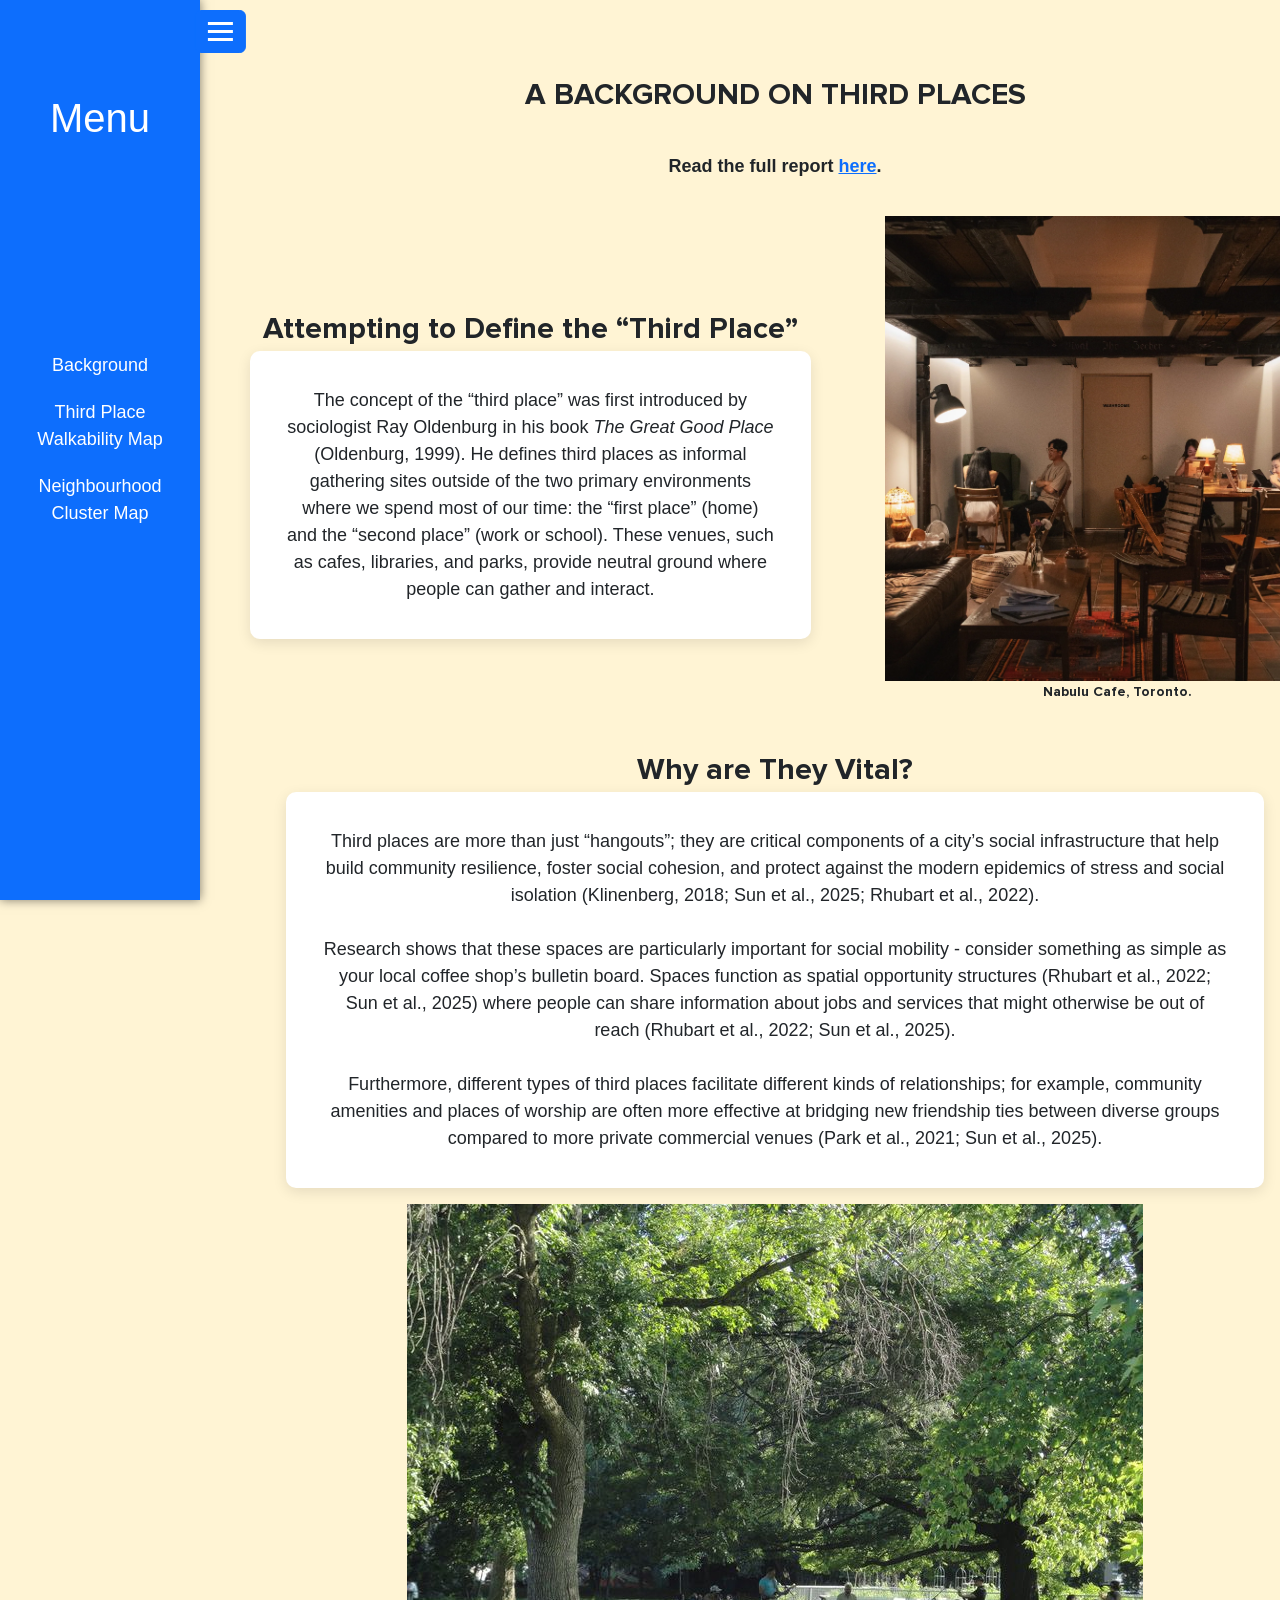
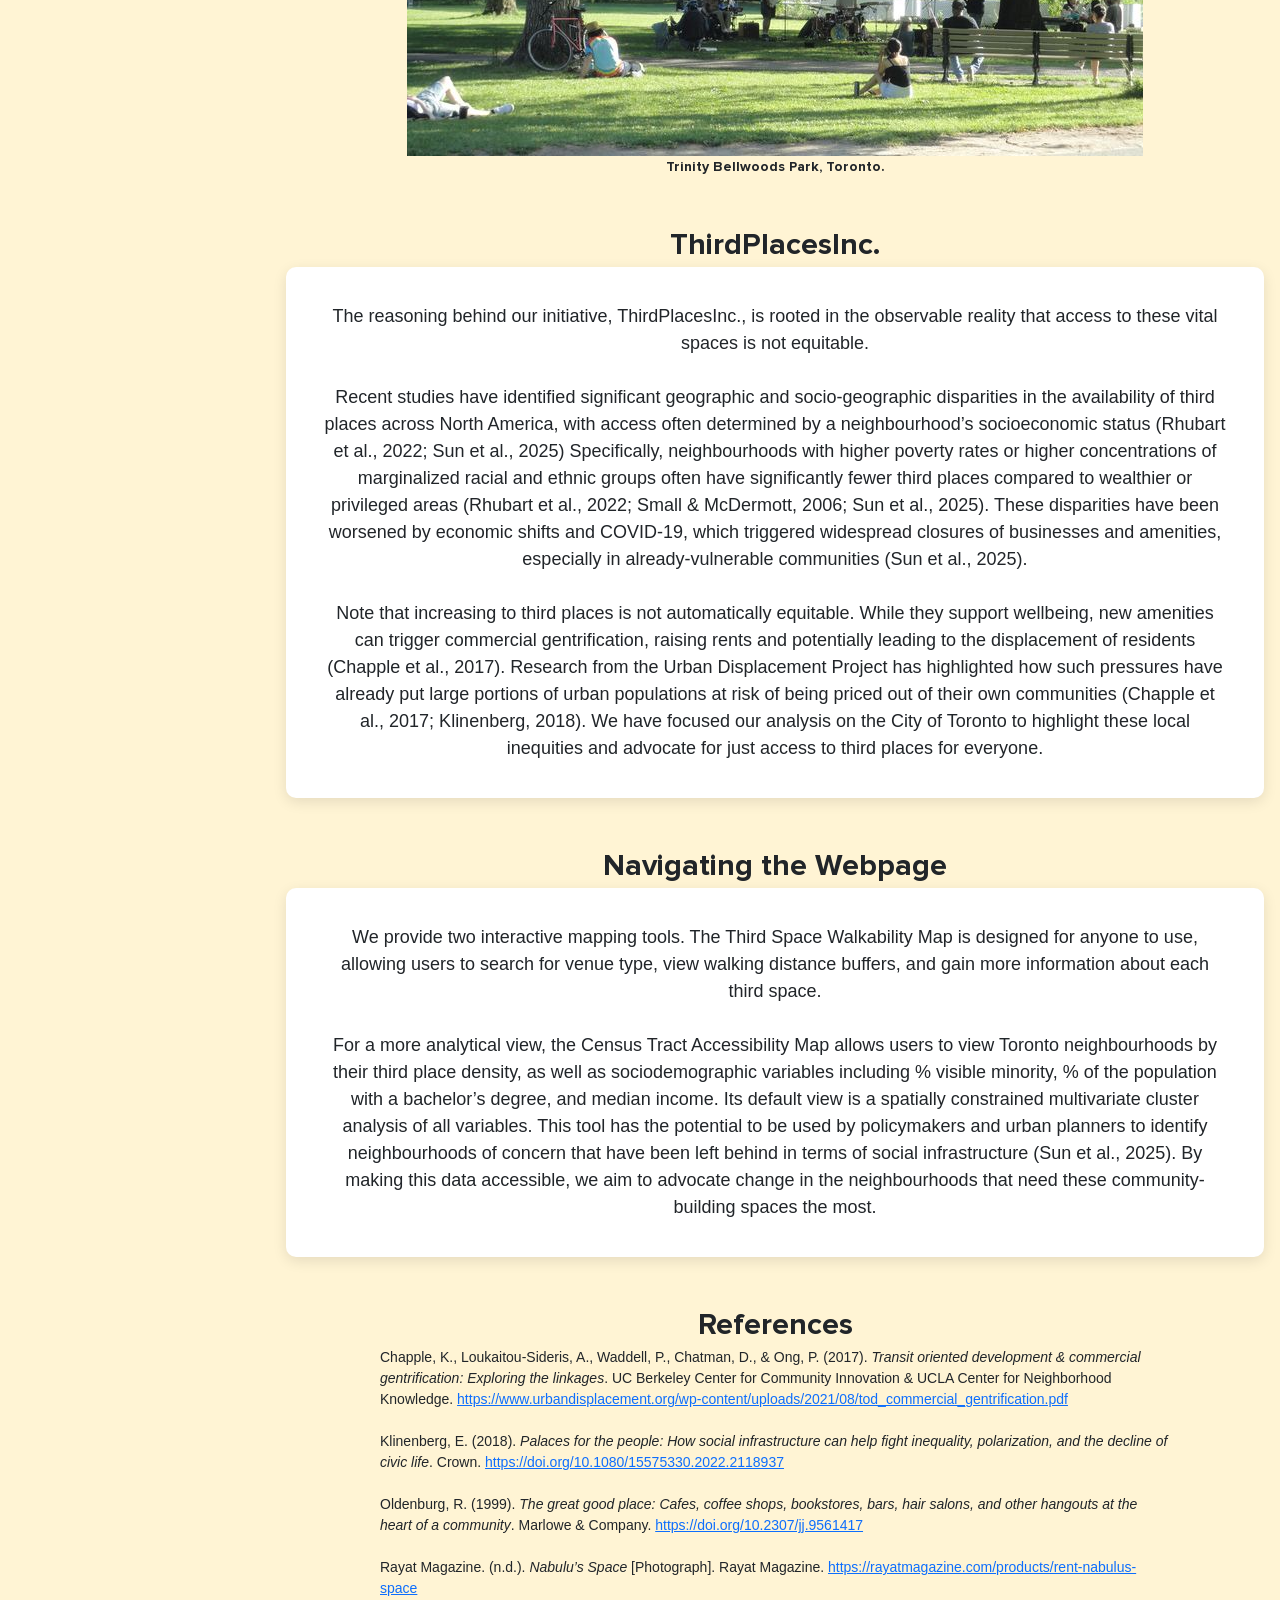
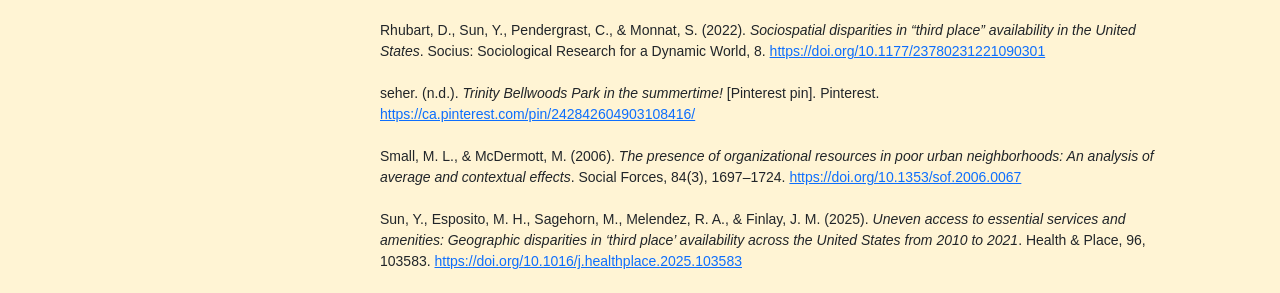
<file: index.html>
<!DOCTYPE html>
<html lang="en">

<head>
    <meta charset="UTF-8">
    <title>ThirdPlacesInc</title>
    <!-- head link: boostrap -->
    <link href="https://cdn.jsdelivr.net/npm/bootstrap@5.3.3/dist/css/bootstrap.min.css" rel="stylesheet"
        integrity="sha384-QWTKZyjpPEjISv5WaRU9OFeRpok6YctnYmDr5pNlyT2bRjXh0JMhjY6hW+ALEwIH" crossorigin="anonymous">

    <!-- link to css stylesheet -->
    <link rel="stylesheet" href="css/style.css">
</head>

<body class="bg-light-orange">
    <!-- body script: boostrap -->
    <script src="https://cdn.jsdelivr.net/npm/bootstrap@5.3.3/dist/js/bootstrap.bundle.min.js"
        integrity="sha384-YvpcrYf0tY3lHB60NNkmXc5s9fDVZLESaAA55NDzOxhy9GkcIdslK1eN7N6jIeHz"
        crossorigin="anonymous"></script>

    <!-- menu navigation -->
    <div id="sidebar" class="side_menu">
        <h1 class="menu_text">Menu <br><br><br><br><br></h1>
        <a href="index.html" class="menu_link text-center">Background</a>
        <a href="third_place_access.html" class="menu_link text-center">Third Place <br> Walkability Map</a>
        <a href="neighbourhood_cluster.html" class="menu_link text-center">Neighbourhood <br> Cluster Map</a>
    </div>
    <!-- main page content (groups all page content so it can be pushed when menu is displayed) -->
    <div id="main">
        <!-- title for this page -->
        <div class="background_pg_title text-center">A BACKGROUND ON THIRD PLACES</div>

        <!-- REPORT LINK -->
        <div class="background_pg_text"><b> Read the full report
                <a target="_blank" href="https://docs.google.com/document/d/1CK95_PHV2IAnYB2oWWRnJZaofs76v4ojcRxlcRMHgWo/edit?usp=sharing">here</a>.</b>
        </div>

        <!-- ATTEMPTING TO DEFINE THE “THIRD PLACE” -->
        <div class="row align-items-start"> <!-- create row -->
            <!-- left column -->
            <div class="col-md-7">
                <div class="background_pg_heading">
                    <br><br> Attempting to Define the “Third Place”
                </div>
                <div class="text-card">
                    <div class="background_pg_text">
                        The concept of the “third place” was first introduced by sociologist Ray Oldenburg in his
                        book
                        <em>The Great Good Place</em> (Oldenburg, 1999). He defines third places as informal
                        gathering
                        sites
                        outside of the two primary environments where we spend most of our time: the “first place”
                        (home)
                        and the “second place” (work or school). These venues, such as cafes, libraries, and
                        parks, provide
                        neutral ground where people can gather and interact.
                    </div>
                </div>
            </div>
            <!-- right column -->
            <div class="col-md-5 text-center">
                <img src="images/nabulucafe.webp" class="img-fluid no-radius large-img" alt="Nabulu Cafe, Toronto">
                <div class="img_caption">
                    Nabulu Cafe, Toronto.
                </div>
            </div>
        </div>

        <!-- WHY ARE THEY VITAL? -->
        <div class="background_pg_heading"> <br> Why are They Vital? </div>
        <div class="text-card">
            <div class="background_pg_text"> Third places are more than just “hangouts”; they are critical components of
                a city’s social infrastructure that help build community resilience, foster social cohesion, and protect
                against the modern epidemics of stress and social isolation (Klinenberg, 2018; Sun et al., 2025; Rhubart
                et al., 2022). <br><br>Research shows that these spaces are particularly important for social mobility -
                consider something as simple as your local coffee shop’s bulletin board. Spaces function as spatial
                opportunity structures (Rhubart et al., 2022; Sun et al., 2025) where people can share information about
                jobs and services that might otherwise be out of reach (Rhubart et al., 2022; Sun et al., 2025).
                <br><br>Furthermore, different types of third places facilitate different kinds of relationships; for
                example,
                community amenities and places of worship are often more effective at bridging new friendship ties
                between diverse groups compared to more private commercial venues (Park et al., 2021; Sun et al., 2025).
            </div>
        </div>

        <!-- IMAGE: TRINITY BELLWOODS -->
        <img src="images/trinity_bellwoods_2.jpg" class="img-fluid no-radius d-block mx-auto mt-3"
            alt="Image of Trinity Bellwoods Park, Toronto">
        <div class="img_caption text-center">Trinity Bellwoods Park, Toronto.</div>

        <!-- THIRDPLACESINC. -->
        <div class="background_pg_heading"><br> ThirdPlacesInc. </div>
        <div class="text-card">
            <div class="background_pg_text"> The reasoning behind our initiative, ThirdPlacesInc., is rooted in the
                observable reality that access to these vital spaces is not equitable. <br><br> Recent studies have
                identified
                significant geographic and socio-geographic disparities in the availability of third places across North
                America, with access often determined by a neighbourhood’s socioeconomic status (Rhubart et al., 2022;
                Sun et al., 2025) Specifically, neighbourhoods with higher poverty rates or higher concentrations of
                marginalized racial and ethnic groups often have significantly fewer third places compared to wealthier
                or privileged areas (Rhubart et al., 2022; Small & McDermott, 2006; Sun et al., 2025). These disparities
                have been worsened by economic shifts and COVID-19, which triggered widespread closures of businesses
                and amenities, especially in already-vulnerable communities (Sun et al., 2025). <br><br>Note that
                increasing to
                third places is not automatically equitable. While they support wellbeing, new amenities can trigger
                commercial gentrification, raising rents and potentially leading to the displacement of residents
                (Chapple et al., 2017). Research from the Urban Displacement Project has highlighted how such pressures
                have already put large portions of urban populations at risk of being priced out of their own
                communities (Chapple et al., 2017; Klinenberg, 2018). We have focused our analysis on the City of
                Toronto to highlight these local inequities and advocate for just access to third places for everyone.
            </div>
        </div>

        <!-- NAVIGATING THE WEBPAGE -->
        <div class="background_pg_heading"><br> Navigating the Webpage </div>
        <div class="text-card">
            <div class="background_pg_text"> We provide two interactive mapping tools. The Third Space Walkability Map
                is designed for anyone to use, allowing users to search for venue type, view walking distance buffers,
                and gain more information about each third space. <br><br>
                For a more analytical view, the Census Tract Accessibility Map allows users to view Toronto
                neighbourhoods by their third place density, as well as sociodemographic variables including % visible
                minority, % of the population with a bachelor’s degree, and median income. Its default view is a
                spatially constrained multivariate cluster analysis of all variables. This tool has the potential to be
                used by policymakers and urban planners to identify neighbourhoods of concern that have been left behind
                in terms of social infrastructure (Sun et al., 2025). By making this data accessible, we aim to advocate
                change in the neighbourhoods that need these community-building spaces the most.
            </div>
        </div>

        <!-- SOURCES -->
        <div class="background_pg_heading"><br> References </div>
        <div class="background_pg_reference_text">
            Chapple, K., Loukaitou-Sideris, A., Waddell, P., Chatman, D., & Ong, P. (2017).
            <em>Transit oriented development & commercial gentrification: Exploring the linkages</em>.
            UC Berkeley Center for Community Innovation & UCLA Center for Neighborhood Knowledge.
            <a target="_blank"
                href="https://www.urbandisplacement.org/wp-content/uploads/2021/08/tod_commercial_gentrification.pdf">
                https://www.urbandisplacement.org/wp-content/uploads/2021/08/tod_commercial_gentrification.pdf
            </a>
            <br><br>

            Klinenberg, E. (2018).
            <em>Palaces for the people: How social infrastructure can help fight inequality, polarization, and the
                decline of civic life</em>.
            Crown.
            <a target="_blank" href="https://doi.org/10.1080/15575330.2022.2118937">
                https://doi.org/10.1080/15575330.2022.2118937
            </a>
            <br><br>

            Oldenburg, R. (1999).
            <em>The great good place: Cafes, coffee shops, bookstores, bars, hair salons, and other hangouts at the
                heart of a community</em>.
            Marlowe & Company.
            <a target="_blank" href="https://doi.org/10.2307/jj.9561417">
                https://doi.org/10.2307/jj.9561417
            </a>
            <br><br>

            Rayat Magazine. (n.d.). <em>Nabulu’s Space</em> [Photograph]. Rayat Magazine.
            <a target="_blank"
                href="https://rayatmagazine.com/products/rent-nabulus-space">https://rayatmagazine.com/products/rent-nabulus-space
            </a>
            <br><br>

            Rhubart, D., Sun, Y., Pendergrast, C., & Monnat, S. (2022).
            <em>Sociospatial disparities in “third place” availability in the United States</em>.
            Socius: Sociological Research for a Dynamic World, 8.
            <a target="_blank" href="https://doi.org/10.1177/23780231221090301">
                https://doi.org/10.1177/23780231221090301
            </a>
            <br><br>

            seher. (n.d.).
            <em>Trinity Bellwoods Park in the summertime!</em> [Pinterest pin].
            Pinterest.
            <a target="_blank" href="https://ca.pinterest.com/pin/242842604903108416/">
                https://ca.pinterest.com/pin/242842604903108416/
            </a>
            <br><br>

            Small, M. L., & McDermott, M. (2006).
            <em>The presence of organizational resources in poor urban neighborhoods: An analysis of average and
                contextual effects</em>.
            Social Forces, 84(3), 1697–1724.
            <a target="_blank" href="https://doi.org/10.1353/sof.2006.0067">
                https://doi.org/10.1353/sof.2006.0067
            </a>
            <br><br>

            Sun, Y., Esposito, M. H., Sagehorn, M., Melendez, R. A., & Finlay, J. M. (2025).
            <em>Uneven access to essential services and amenities: Geographic disparities in ‘third place’ availability
                across the United States from 2010 to 2021</em>.
            Health & Place, 96, 103583.
            <a target="_blank" href="https://doi.org/10.1016/j.healthplace.2025.103583">
                https://doi.org/10.1016/j.healthplace.2025.103583
            </a>
            <br><br>
        </div>
        <!-- menu button -->
        <div class="btn btn-primary" id="menu_btn">
            <span></span>
            <span></span>
            <span></span>
        </div>
    </div>


    <!-- link to menu handler script -->
    <script src="js/menu.js"></script>

</body>

</html>
</file>
<file: css/style.css>
/* -------------- CUSTOM FONTS --------------- */

@font-face {
    font-family: 'ProximaNova-Bold';
    src: url('../fonts/ProximaNova-Bold.ttf') format('truetype');
    font-weight: normal;
    font-style: normal;
}

/* ------------- BACKGROUND COLORS ---------------- */

/* bg colors */
.bg-light-green {
    background-color: #d6e4e3
}
.bg-light-pink {
    background-color: #f7edeb
}
.bg-light-orange {
    background-color: #fff4d4
}

/* ------------ MENU STYLING ---------------- */

#main
{
    transition: 0.5s; /* to match the menu transition */
}
/* menu format */
#sidebar
{
    height: 100%; /* 100% Full-height */
    width: 0; /* 0 width - change this with JavaScript */
    position: fixed; /* Stay in place */
    z-index: 5; 
    top: 0;
    left: 0;
    background-color: #0d6efd; /* Bootstrap blue to match menu-btn */
    overflow-x: hidden; /* Disable horizontal scroll */
    padding-bottom: 30vh; /* Padding based on screen height */
    transition: 0.5s; /* 0.5 second transition effect for menu */
    display: flex;
    justify-content: center;
    align-items: center;
    flex-direction: column;
    box-shadow: 0 0 10px rgba(0,0,0,0.5);
}
#menu_btn
{
    position: fixed;
    top: 10px;
    transform: translateX(-10%); /* Adjust the position so button looks like a "pulltab" from menu */
    z-index: 6; /* Keep it behind the menu, but above other content */
}
/* Keep menu button same colour on hover */
#menu_btn:hover {
    background-color: #0d6efd;
    border-color: #0d6efd;
}
#menu_btn span
{
    display: block;
    width: 25px;
    height: 3px;
    margin: 5px 0;
    background: white;
}
.menu_text
{
    font-family: 'Montserrat', sans-serif;
    color: white;
    flex-shrink: 0;
    font-size: 40px;
    flex-shrink: 0; /* prevents menu text from shrinking when window is resized */
}
.menu_link
{
    text-decoration: none;
    color: white;
    font-family: 'Montserrat', sans-serif;
    display: block;
    padding: 10px 0;
    font-size: 18px;
    white-space: nowrap;   /* prevents menu text from re-wrapping on open/close*/
    flex-shrink: 0;
}
.menu_link:hover
{
   color: #cdcdcd;
}

/* ------------ WEBSITE TITLES STYLING ---------------- */

.background_pg_title
{
    padding-top: 8vh;
    font-size: 30px;
    font-family: 'ProximaNova-Bold', sans-serif;
}
.third_place_pg_title
{
    padding-top: 1.5vh;
    font-size: 25px;
    font-family: 'ProximaNova-Bold', sans-serif;
}
.neighbourhood_pg_title
{
    padding-top: 1.5vh;
    font-size: 25px;
    font-family: 'ProximaNova-Bold', sans-serif;
}

/* ------------ OTHER TEXT STYLING ---------------- */

/* Map introduction text */
.heading2-text {
    font-size: 18px;
    font-family: 'ProximaNova-Bold', sans-serif;
}
.instruction-text {
    font-size: 14.5px;
    font-family: 'Palatino', sans-serif;
    text-align: center;
    padding: 5px;
}
/* Background page text */
.background_pg_heading
{
    font-size: 30px;
    font-family: 'ProximaNova-Bold', sans-serif;
    text-align: center;
}
.background_pg_text
{
    font-size: 18px;
    font-family: 'Palatino', sans-serif;
    text-align: center;
    padding: 4vh 4vh;
}
.background_pg_reference_text {
    font-family: 'Palatino', sans-serif;
    font-size: 14px;
    text-align: left;
    padding-left: 20vh;
    padding-right: 20vh;
}

/* -------------- CUSTOM STYLING: FOR LAYER TOGGLE (CUSTOM CHECKBOX) -------------- */
.check {
    font-size: 14px;
}
.check input {
    display: none;
}
.check .box_lib {
    width: 12px;
    height: 12px;
    border: 2px solid #007cbf;
    border-radius: 6px;
    display: inline-block;
    vertical-align: middle;
    cursor: pointer;
}
.check input:checked + .box_lib {
    background-color: #007cbf;
    opacity: 0.7;
}
.check .box_earlyON {
    width: 12px;
    height: 12px;
    border: 2px solid #d16411;
    border-radius: 6px;
    display: inline-block;
    vertical-align: middle;
    cursor: pointer;
}
.check input:checked + .box_earlyON {
    background-color: #d16411;
    opacity: 0.7;
}
.check .box_comm {
    width: 12px;
    height: 12px;
    border: 2px solid #006911;
    border-radius: 6px;
    display: inline-block;
    vertical-align: middle;
    cursor: pointer;
}
.check input:checked + .box_comm {
    background-color: #006911;
    opacity: 0.7;
}
.check .box_worship {
    width: 12px;
    height: 12px;
    border: 2px solid #b8116a;
    border-radius: 6px;
    display: inline-block;
    vertical-align: middle;
    cursor: pointer;
}
.check input:checked + .box_worship {
    background-color: #b8116a;
    opacity: 0.7;
}

/* Form group styling (dropdown) */
.form-group {
    margin: auto;
    display: flex;
    width: 80%;
    align-items: center;
    justify-content: center;
    padding-bottom: 4px; /* Padding to prevent border highlight cut-off */
}

/* ------------ LEGEND (FOR CLUSTER ANALYSIS MAP) POSITIONING AND STYLING ---------------- */
.legend {
    position: absolute;
    background-color: #fff;
    border-radius: 8px;
    bottom: 0;
    margin-bottom: 20px;
    font: 12px/20px 'Helvetica Neue', Arial, Helvetica, sans-serif;
    padding: 10px;
    right: 20px;
    z-index: 100;
    opacity: 1;
}
/* legend items styling and positioning */
.legend-colrect {
    display: inline-block;
    height: 10px;
    width: 10px;
    margin-right: 5px;
    background-color: var(--legendcolor);
}
.legend-title {
    font-size: 18px;
}
.legend-text {
    font-size: 14px;
}

/* ------------ CLUSTER DESCRIPTION PANE + TOGGLE BUTTON POSITIONING AND STYLING ---------------- */

#cluster-attributes {
    position: absolute;
    background-color: #fff;
    border-radius: 8px;
    bottom: 0;
    margin-bottom: 20px;
    font: 12px/20px 'Helvetica Neue', Arial, Helvetica, sans-serif;
    padding: 10px;
    right: 20px;
    z-index: 100;
    opacity: 1;
    box-shadow: 0 4px 14px rgba(0,0,0,0.1);
}
#cluster-desc-title {
    font-size: 18px;
}
.cluster-desc-text {
    font-size: 11px;
}

/* cluster description rows with colour box */
.cluster-row {
    display: flex;
    align-items: flex-start;
    gap: 8px;
    margin-bottom: 6px;
}

/* coloured square beside each cluster description */
.cluster-color {
    width: 12px;
    height: 12px;
    display: inline-block;
    border-radius: 2px;
    flex-shrink: 0;
    margin-top: 4px; /* aligns square with first line of text */
}

/* Toggle button styling */
#cluster_desc_btn {
    background-color: #b0bfbe;
    border-color: #b0bfbe;
    color: black;
}
#cluster_desc_btn:hover {
    background-color: #a1a8a0;
    border-color: #a1a8a0;
}

/* ------------ MAP CONTAINER POSITIONING AND STYLING ---------------- */

.map_container_third_place
{
    position: absolute;
    margin: auto;
    top: 250px;
    margin-top: 5px;
    bottom: 0;
    width: 100%;
    z-index: -5;
}
.map_container_cluster {
    position: absolute;
    margin: auto;
    top: 220px;
    margin-top: 5px;
    bottom: 0;
    width: 100%;
    z-index: -5;
}

#layer_toggle
{
    position: absolute;
    bottom: 20px;
    right: 20px;
    padding: 15px;
    background-color: white;
    z-index: 10;
    opacity: 1;
    border-radius: 12px;
}

/* ---- BUFFER DISTANCE SLIDER ---- */

#buffer_slider
{
    position: absolute;
    bottom: 180px;
    right: 20px;
    padding: 15px;
    background-color: white;
    z-index: 10;
    opacity: 1;
    border-radius: 12px;
}
#slider_msg {
    font-size: 14px;
}



/* ------------ THIRD PLACE SEARCH + DROPDOWN MENU STYLING AND POSITIONING ---------------- */

.search_bar {
    width: 400px;
    height: 40px;
    border-radius: 10px;
    border-width: 1px;
}

.container_third_place_dropdown {
    margin: auto;
    justify-content: center;
    align-items: center;
    display: flex;
    gap: 10px;
}


.dropdown {
    position: relative;
}
.dropdown-title
{
    color: black;
    font-size: 14px;
    white-space: nowrap;
    padding-right: 10px;
}
.dropdown-content {
    display: none;
    position: absolute;
    top: 100%;
    width: 100%;
    z-index: 1;
    background-color: white;
    border: 1px solid gray;
    border-radius: 5px;
    padding: 6px;
    box-shadow: 0 4px 10px rgba(0,0,0,0.1);
    max-height: 250px;
    overflow-y: auto;
}
.dropdown-content div:hover{
    background-color: #2647c7;
    color: white;
}
/* Placeholder text styling */
.placeholder {
    color: gray;
}


/* ------------ MAP UI ELEMENTS STYLING FOR THIRD SPACE MAP ---------------- */
/* styling for map UI headers  */
.ui_heading {
    font-size: 16px;
}

/* ------------ BUFFER DISTANCE SLIDER STYLING ---------------- */
.slider {
    -webkit-appearance: none;
    width: 100%;
    height: 15px;
    border-radius: 5px;
    background: #d3d3d3;
    outline: none;
    opacity: 1.0;
    -webkit-transition: .2s;
    transition: opacity .2s;
}

/* ------------ STYLING AND POSITIONING FOR BUFFER ALL POINTS TOGGLE SWITCH ---------------- */
/* Credit to w3schools.com */
/* The switch - the box around the slider */
.switch {
    position: relative;
    display: flex;
    width: 60px;
    height: 34px;
}

/* Hide default HTML checkbox */
.switch input {
    opacity: 0;
    width: 0;
    height: 0;
}

.all_pts_buffer_toggle {
    position: absolute;
    cursor: pointer;
    top: 0;
    left: 0;
    right: 0;
    bottom: 0;
    background-color: #ccc;
    -webkit-transition: .4s;
    transition: .4s;
}

.all_pts_buffer_toggle:before {
    position: absolute;
    content: "";
    height: 26px;
    width: 26px;
    left: 4px;
    bottom: 4px;
    background-color: white;
    -webkit-transition: .4s;
    transition: .4s;
}

input:checked + .all_pts_buffer_toggle {
    background-color: #2196F3;
}

input:focus + .all_pts_buffer_toggle {
    box-shadow: 0 0 1px #2196F3;
}

input:checked + .all_pts_buffer_toggle:before {
    -webkit-transform: translateX(26px);
    -ms-transform: translateX(26px);
    transform: translateX(26px);
}

/* Rounded sliders */
.all_pts_buffer_toggle.round {
    border-radius: 34px;
}

.all_pts_buffer_toggle.round:before {
    border-radius: 50%;
}

.flex-col {
    display: flex;
    gap: 20px;
}

/* ------------ BACKGROUND PAGE CAPTIONS STYLING ---------------- */
.img_caption {
    font-size: 14px;
    font-family: ProximaNova-Bold, sans-serif;
}

/* ---------------- TEXT CARD STYLING ---------------- */
.text-card {
    background: white;
    border-radius: 10px;
    box-shadow: 0 4px 14px rgba(0,0,0,0.1);
    width: fit-content;
    max-width: 85%;
    margin: 0 auto; /* centers the text card */
}

/* ------------ GENERAL POSITIONING ---------------- */
/* Shift Mapbox controls when menu is open */
.mapboxgl-ctrl-top-right {
    right: 10px;
    top: 10px;
    transition: right 0.5s;
}

.menu-open .mapboxgl-ctrl-top-right {
    right: 210px; /* 200px menu + small buffer */
}

/* Prevent page from becoming wider than the viewport when #main shifts right */
/* no horizontal scrolling */
body {
    overflow-x: hidden;
}

/* prevents awkard placement when window is resized */
#main {
    min-width: 1150px;
}
</file>
